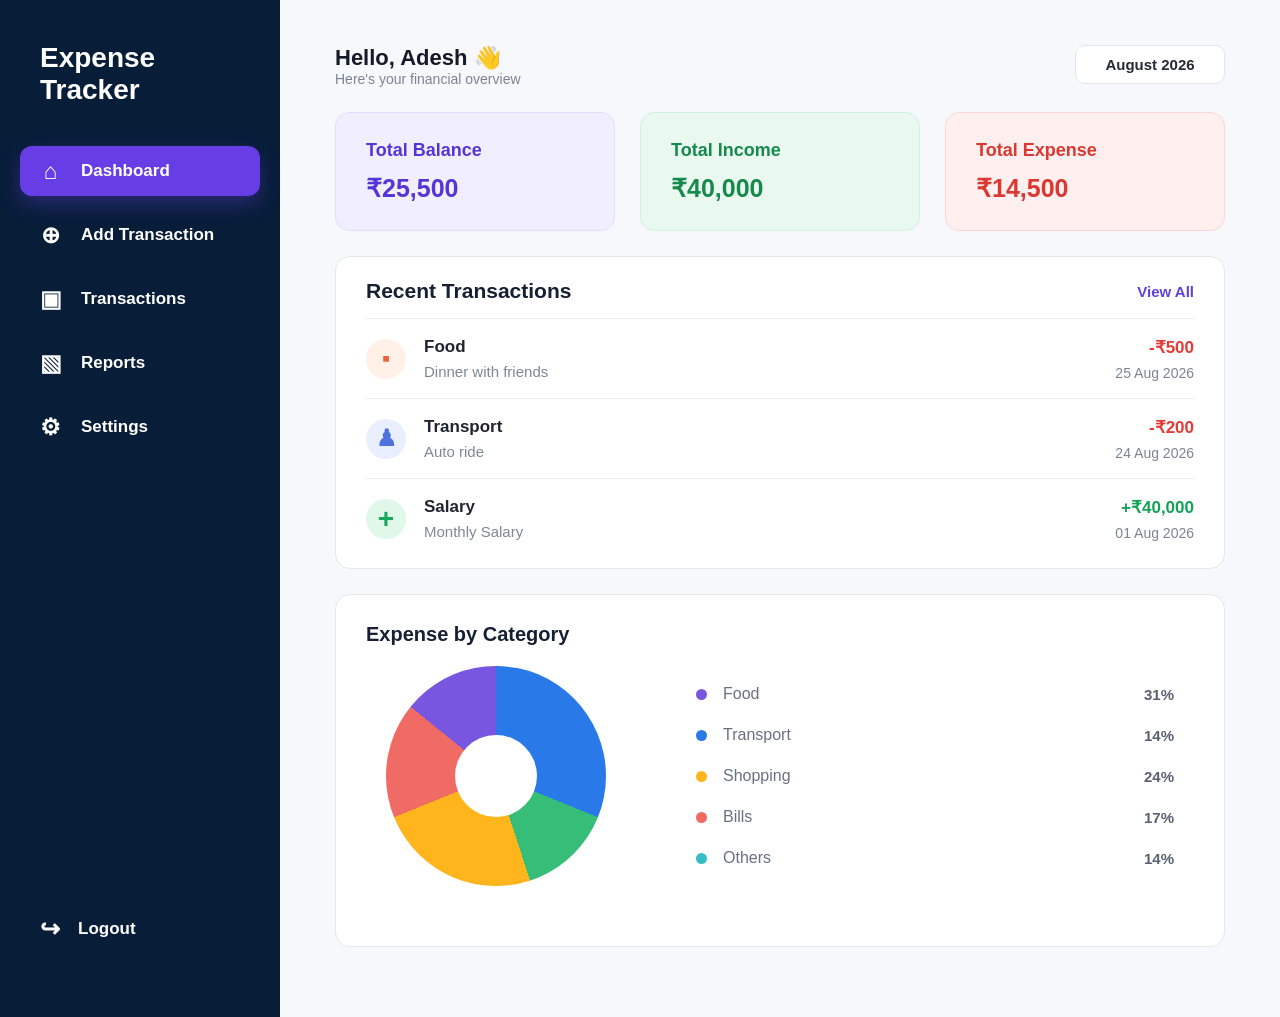
<file: html/index.html>
<!DOCTYPE html>
<html lang="en">

<head>
    <meta charset="UTF-8">
    <meta name="viewport" content="width=device-width, initial-scale=1.0">

    <title>Expense Tracker - Dashboard</title>

    <link rel="stylesheet" href="../css/style.css">
</head>

<body>

    <div class="app-container">

        <!-- ================= SIDEBAR ================= -->
        <aside class="sidebar">

            <div class="logo">
                <span>Expense</span>
                <span>Tracker</span>
            </div>

            <nav class="sidebar-nav">

                <a href="index.html" class="nav-item active">
                    <span class="nav-icon">⌂</span>
                    <span>Dashboard</span>
                </a>

                <a href="add-transaction.html" class="nav-item">
                    <span class="nav-icon">⊕</span>
                    <span>Add Transaction</span>
                </a>

                <a href="transactions.html" class="nav-item">
                    <span class="nav-icon">▣</span>
                    <span>Transactions</span>
                </a>

                <a href="reports.html" class="nav-item">
                    <span class="nav-icon">▧</span>
                    <span>Reports</span>
                </a>

                <a href="settings.html" class="nav-item">
                    <span class="nav-icon">⚙</span>
                    <span>Settings</span>
                </a>

            </nav>

            <a href="#" class="logout">
                <span class="logout-icon">↪</span>
                <span>Logout</span>
            </a>

        </aside>


        <!-- ================= MAIN CONTENT ================= -->
        <main class="main-content">

            <!-- Header -->
            <header class="top-header">

                <div class="welcome">
                    <h1>Hello, Adesh 👋</h1>
                    <p>Here's your financial overview</p>
                </div>

                <button class="month-selector">
                    August 2026
                    <span></span>
                </button>

            </header>


            <!-- ================= SUMMARY CARDS ================= -->
            <section class="summary-cards">

                <!-- Balance -->
                <div class="summary-card balance-card">

                    <h3>Total Balance</h3>

                    <p class="amount">
                        ₹25,500
                    </p>

                </div>


                <!-- Income -->
                <div class="summary-card income-card">

                    <h3>Total Income</h3>

                    <p class="amount">
                        ₹40,000
                    </p>

                </div>


                <!-- Expense -->
                <div class="summary-card expense-card">

                    <h3>Total Expense</h3>

                    <p class="amount">
                        ₹14,500
                    </p>

                </div>

            </section>


            <!-- ================= RECENT TRANSACTIONS ================= -->
            <section class="section-card">

                <div class="section-header">

                    <h2>Recent Transactions</h2>

                    <a href="#" class="view-all">
                        View All
                    </a>

                </div>


                <div class="transactions-list">

                    <!-- Transaction 1 -->
                    <div class="transaction">

                        <div class="transaction-left">

                            <div class="transaction-icon food-icon">
                                ▪
                            </div>

                            <div class="transaction-info">
                                <h3>Food</h3>
                                <p>Dinner with friends</p>
                            </div>

                        </div>

                        <div class="transaction-right">

                            <strong class="expense-text">
                                -₹500
                            </strong>

                            <span>
                                25 Aug 2026
                            </span>

                        </div>

                    </div>


                    <!-- Transaction 2 -->
                    <div class="transaction">

                        <div class="transaction-left">

                            <div class="transaction-icon transport-icon">
                                ♟
                            </div>

                            <div class="transaction-info">
                                <h3>Transport</h3>
                                <p>Auto ride</p>
                            </div>

                        </div>

                        <div class="transaction-right">

                            <strong class="expense-text">
                                -₹200
                            </strong>

                            <span>
                                24 Aug 2026
                            </span>

                        </div>

                    </div>


                    <!-- Transaction 3 -->
                    <div class="transaction">

                        <div class="transaction-left">

                            <div class="transaction-icon income-icon">
                                +
                            </div>

                            <div class="transaction-info">
                                <h3>Salary</h3>
                                <p>Monthly Salary</p>
                            </div>

                        </div>

                        <div class="transaction-right">

                            <strong class="income-text">
                                +₹40,000
                            </strong>

                            <span>
                                01 Aug 2026
                            </span>

                        </div>

                    </div>

                </div>

            </section>


            <!-- ================= CATEGORY CHART ================= -->
            <section class="section-card category-section">

                <h2>Expense by Category</h2>

                <div class="category-content">

                    <!-- Pie Chart -->
                    <div class="pie-chart">
                        <div class="pie-center"></div>
                    </div>


                    <!-- Legend -->
                    <div class="category-list">

                        <div class="category-item">
                            <span class="dot food-dot"></span>
                            <span>Food</span>
                            <strong>31%</strong>
                        </div>

                        <div class="category-item">
                            <span class="dot transport-dot"></span>
                            <span>Transport</span>
                            <strong>14%</strong>
                        </div>

                        <div class="category-item">
                            <span class="dot shopping-dot"></span>
                            <span>Shopping</span>
                            <strong>24%</strong>
                        </div>

                        <div class="category-item">
                            <span class="dot bills-dot"></span>
                            <span>Bills</span>
                            <strong>17%</strong>
                        </div>

                        <div class="category-item">
                            <span class="dot other-dot"></span>
                            <span>Others</span>
                            <strong>14%</strong>
                        </div>

                    </div>

                </div>

            </section>

        </main>

    </div>

</body>

</html>
</file>
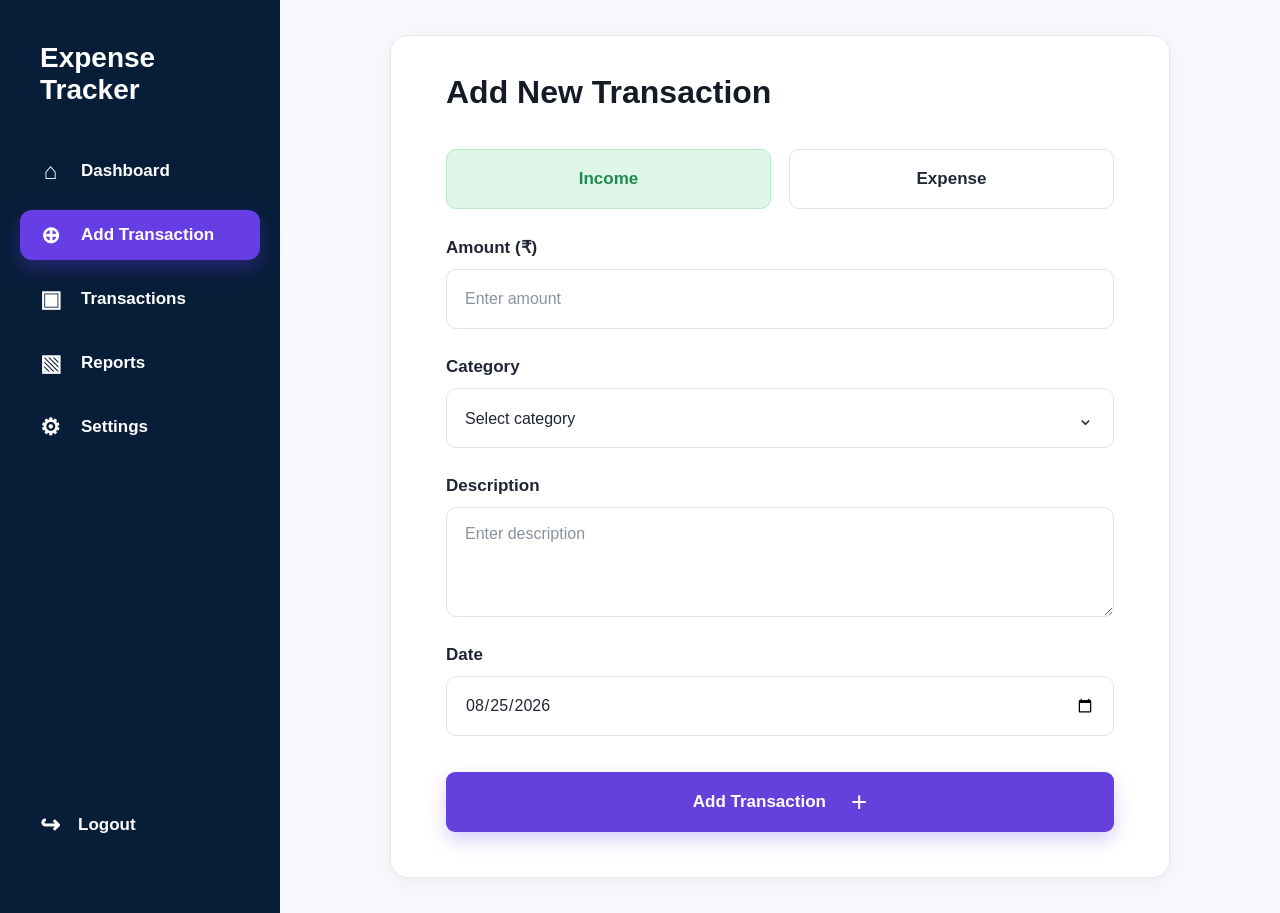
<file: html/add-transaction.html>
<!DOCTYPE html>
<html lang="en">

<head>
    <meta charset="UTF-8">
    <meta name="viewport" content="width=device-width, initial-scale=1.0">

    <title>Expense Tracker - Add Transaction</title>

    <link rel="stylesheet" href="../css/add-transaction.css">
</head>

<body>

    <div class="app-container">

        <!-- ================= SIDEBAR ================= -->

        <aside class="sidebar">

            <div class="logo">
                <span>Expense</span>
                <span>Tracker</span>
            </div>

            <nav class="sidebar-nav">

                <a href="index.html" class="nav-item">
                    <span class="nav-icon">⌂</span>
                    <span>Dashboard</span>
                </a>

                <a href="add-transaction.html" class="nav-item active">
                    <span class="nav-icon">⊕</span>
                    <span>Add Transaction</span>
                </a>

                <a href="transactions.html" class="nav-item">
                    <span class="nav-icon">▣</span>
                    <span>Transactions</span>
                </a>

                <a href="reports.html" class="nav-item">
                    <span class="nav-icon">▧</span>
                    <span>Reports</span>
                </a>

                <a href="settings.html" class="nav-item">
                    <span class="nav-icon">⚙</span>
                    <span>Settings</span>
                </a>

            </nav>

            <a href="#" class="logout">
                <span class="logout-icon">↪</span>
                <span>Logout</span>
            </a>

        </aside>


        <!-- ================= MAIN CONTENT ================= -->

        <main class="main-content">

            <section class="transaction-form-card">

                <h1>Add New Transaction</h1>


                <!-- Transaction Form -->

                <form class="transaction-form">


                    <!-- TYPE -->

                    <div class="form-group">

                        <!-- <label>Type</label> -->

                        <div class="type-buttons">

                            <button type="button" class="type-btn income-btn active-type">
                                Income
                            </button>

                            <button type="button" class="type-btn expense-btn">
                                Expense
                            </button>

                        </div>

                    </div>


                    <!-- AMOUNT -->

                    <div class="form-group">

                        <label for="amount">
                            Amount (₹)
                        </label>

                        <input type="number" id="amount" placeholder="Enter amount" min="0">

                    </div>


                    <!-- CATEGORY -->

                    <div class="form-group">

                        <label for="category">
                            Category
                        </label>

                        <div class="select-wrapper">

                            <select id="category">

                                <option value="">
                                    Select category
                                </option>

                                <option value="salary">
                                    Salary
                                </option>

                                <option value="freelance">
                                    Freelance
                                </option>

                                <option value="food">
                                    Food
                                </option>

                                <option value="transport">
                                    Transport
                                </option>

                                <option value="shopping">
                                    Shopping
                                </option>

                                <option value="bills">
                                    Bills
                                </option>

                                <option value="education">
                                    Education
                                </option>

                                <option value="other">
                                    Other
                                </option>

                            </select>

                        </div>

                    </div>


                    <!-- DESCRIPTION -->

                    <div class="form-group">

                        <label for="description">
                            Description
                        </label>

                        <textarea id="description" placeholder="Enter description" rows="3"></textarea>

                    </div>


                    <!-- DATE -->

                    <div class="form-group">

                        <label for="date">
                            Date
                        </label>

                        <input type="date" id="date" value="2026-08-25">

                    </div>


                    <!-- SUBMIT BUTTON -->

                    <button type="submit" class="add-btn">

                        <span>Add Transaction</span>

                        <span class="plus-icon">+</span>

                    </button>

                </form>

            </section>

        </main>

    </div>

</body>

</html>
</file>
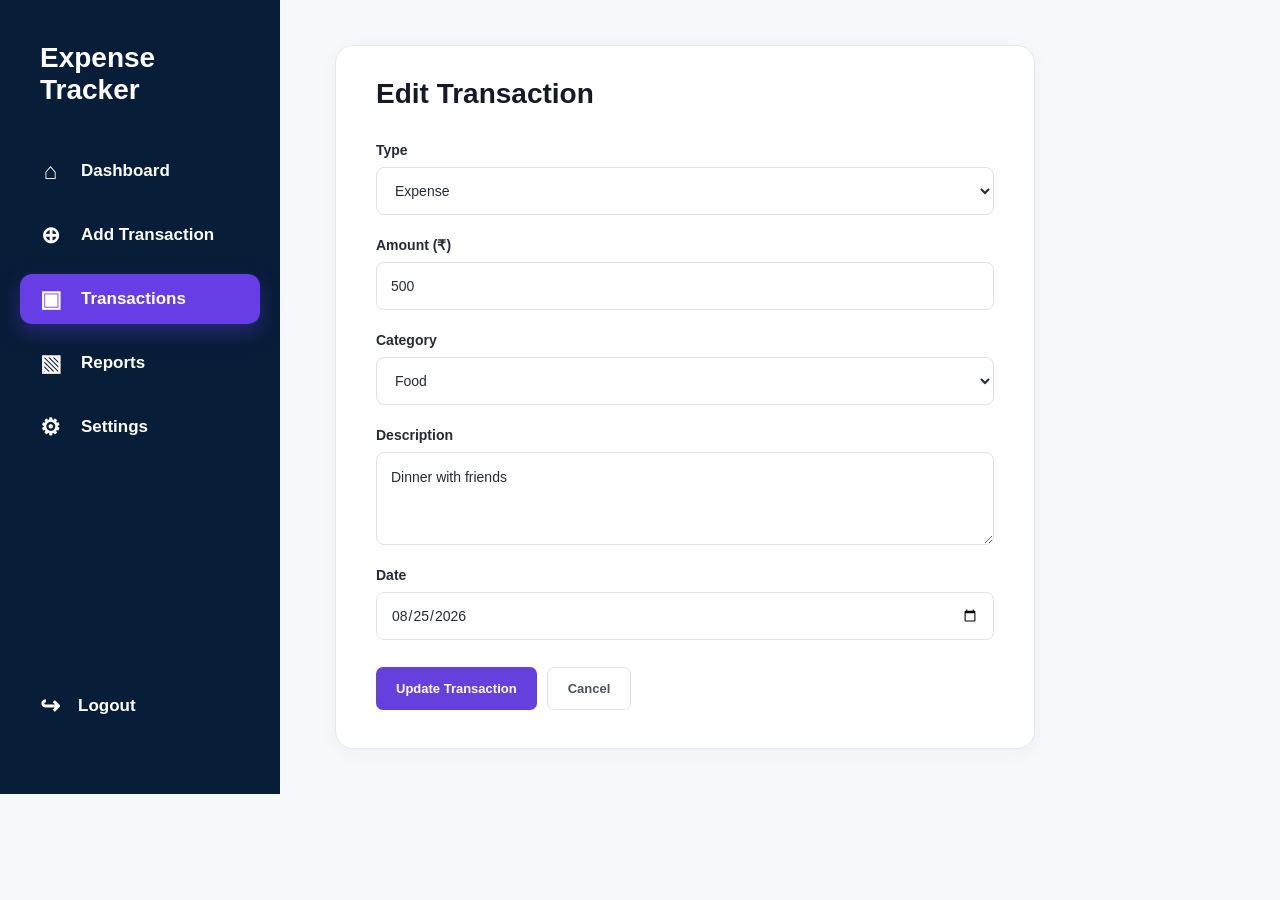
<file: html/edit-transaction.html>
<!DOCTYPE html>
<html lang="en">

<head>
    <meta charset="UTF-8">

    <meta name="viewport" content="width=device-width, initial-scale=1.0">

    <title>Expense Tracker - Edit Transaction</title>

    <link rel="stylesheet" href="../css/style.css">
</head>

<body>

    <div class="app-container">


        <!-- ================= SIDEBAR ================= -->

        <aside class="sidebar">

            <!-- Logo -->
            <div class="logo">
                <span>Expense</span>
                <span>Tracker</span>
            </div>


            <!-- Navigation -->
            <nav class="sidebar-nav">

                <a href="../index.html" class="nav-item">

                    <span class="nav-icon">⌂</span>

                    <span>Dashboard</span>

                </a>


                <a href="add-transaction.html" class="nav-item">

                    <span class="nav-icon">⊕</span>

                    <span>Add Transaction</span>

                </a>


                <!-- Active Page -->
                <a href="transactions.html" class="nav-item active">

                    <span class="nav-icon">▣</span>

                    <span>Transactions</span>

                </a>


                <a href="reports.html" class="nav-item">

                    <span class="nav-icon">▧</span>

                    <span>Reports</span>

                </a>


                <a href="settings.html" class="nav-item">

                    <span class="nav-icon">⚙</span>

                    <span>Settings</span>

                </a>

            </nav>


            <!-- Logout -->
            <a href="#" class="logout">

                <span class="logout-icon">↪</span>

                <span>Logout</span>

            </a>

        </aside>



        <!-- ================= MAIN CONTENT ================= -->

        <main class="main-content">


            <!-- Edit Transaction Card -->

            <section class="edit-transaction-card">


                <!-- Heading -->

                <h1>Edit Transaction</h1>


                <!-- Form -->

                <form class="edit-form">


                    <!-- TYPE -->

                    <div class="form-group">

                        <label for="transaction-type">
                            Type
                        </label>

                        <select id="transaction-type">

                            <option value="expense" selected>
                                Expense
                            </option>

                            <option value="income">
                                Income
                            </option>

                        </select>

                    </div>



                    <!-- AMOUNT -->

                    <div class="form-group">

                        <label for="amount">
                            Amount (₹)
                        </label>

                        <input type="number" id="amount" value="500">

                    </div>



                    <!-- CATEGORY -->

                    <div class="form-group">

                        <label for="category">
                            Category
                        </label>

                        <select id="category">

                            <option value="food" selected>
                                Food
                            </option>

                            <option value="transport">
                                Transport
                            </option>

                            <option value="shopping">
                                Shopping
                            </option>

                            <option value="bills">
                                Bills
                            </option>

                            <option value="education">
                                Education
                            </option>

                            <option value="entertainment">
                                Entertainment
                            </option>

                            <option value="other">
                                Other
                            </option>

                        </select>

                    </div>



                    <!-- DESCRIPTION -->

                    <div class="form-group">

                        <label for="description">
                            Description
                        </label>

                        <textarea id="description" rows="3">Dinner with friends</textarea>

                    </div>



                    <!-- DATE -->

                    <div class="form-group">

                        <label for="date">
                            Date
                        </label>

                        <input type="date" id="date" value="2026-08-25">

                    </div>



                    <!-- BUTTONS -->

                    <div class="edit-actions">

                        <button type="submit" class="update-btn">
                            Update Transaction
                        </button>


                        <a href="transactions.html" class="cancel-btn">
                            Cancel
                        </a>

                    </div>


                </form>

            </section>

        </main>

    </div>

</body>

</html>
</file>
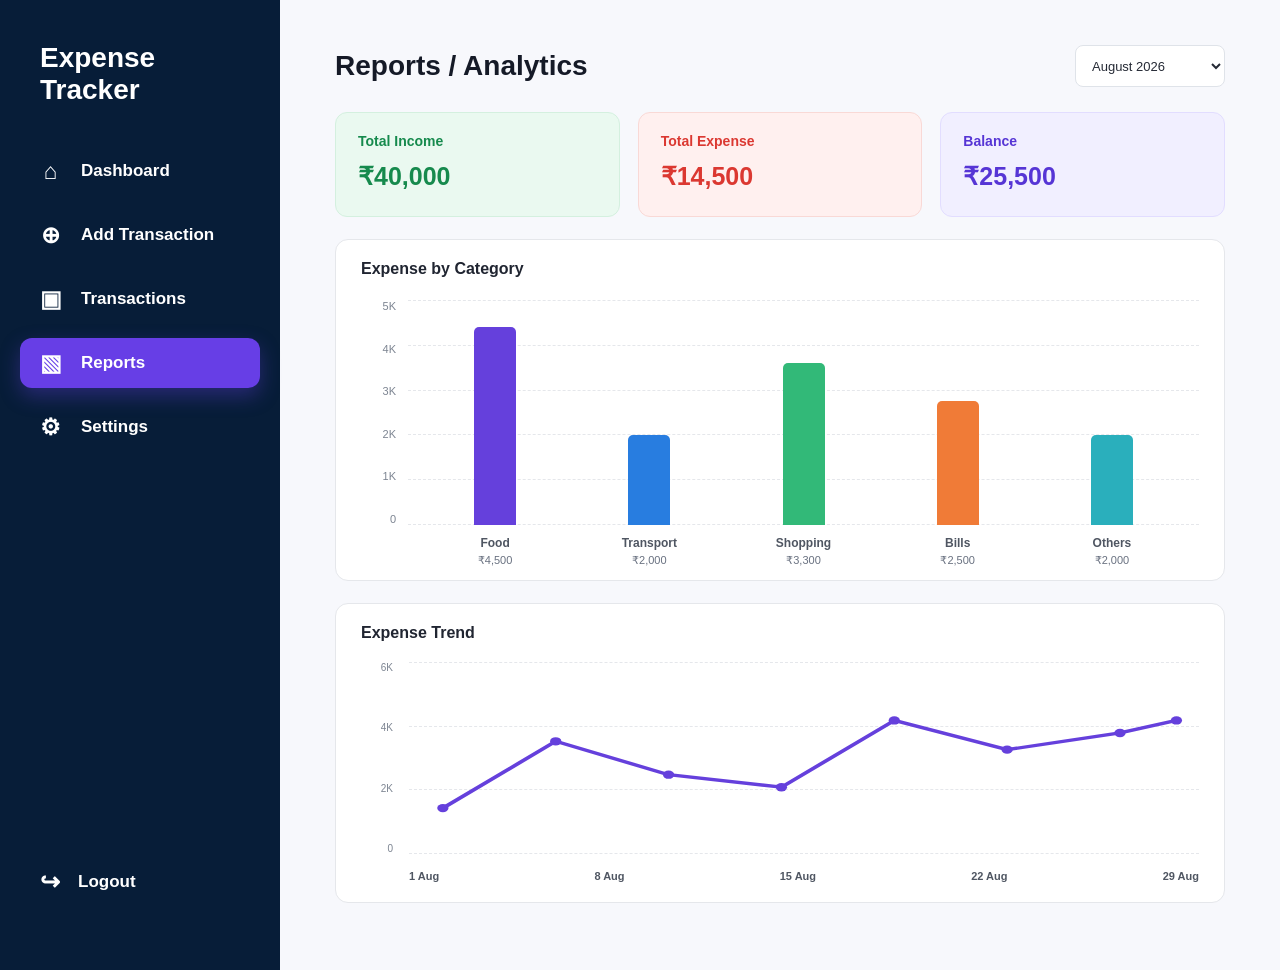
<file: html/reports.html>
<!DOCTYPE html>
<html lang="en">

<head>
    <meta charset="UTF-8">

    <meta name="viewport" content="width=device-width, initial-scale=1.0">

    <title>Expense Tracker - Reports</title>

    <link rel="stylesheet" href="../css/style.css">
</head>

<body>

    <div class="app-container">

        <!-- ================= SIDEBAR ================= -->

        <aside class="sidebar">

            <!-- Logo -->
            <div class="logo">
                <span>Expense</span>
                <span>Tracker</span>
            </div>


            <!-- Navigation -->
            <nav class="sidebar-nav">

                <a href="index.html" class="nav-item">
                    <span class="nav-icon">⌂</span>
                    <span>Dashboard</span>
                </a>


                <a href="add-transaction.html" class="nav-item">
                    <span class="nav-icon">⊕</span>
                    <span>Add Transaction</span>
                </a>


                <a href="transactions.html" class="nav-item">
                    <span class="nav-icon">▣</span>
                    <span>Transactions</span>
                </a>


                <!-- Active Page -->
                <a href="reports.html" class="nav-item active">
                    <span class="nav-icon">▧</span>
                    <span>Reports</span>
                </a>


                <a href="settings.html" class="nav-item">
                    <span class="nav-icon">⚙</span>
                    <span>Settings</span>
                </a>

            </nav>


            <!-- Logout -->
            <a href="#" class="logout">

                <span class="logout-icon">↪</span>

                <span>Logout</span>

            </a>

        </aside>



        <!-- ================= MAIN CONTENT ================= -->

        <main class="main-content">


            <!-- Reports Container -->

            <section class="reports-container">


                <!-- ================= HEADER ================= -->

                <div class="reports-header">

                    <h1>Reports / Analytics</h1>


                    <select class="report-month">

                        <option>August 2026</option>

                        <option>July 2026</option>

                        <option>June 2026</option>

                    </select>

                </div>



                <!-- ================= SUMMARY ================= -->

                <div class="report-summary">


                    <!-- Income -->

                    <div class="report-card income-report">

                        <h3>Total Income</h3>

                        <p>₹40,000</p>

                    </div>


                    <!-- Expense -->

                    <div class="report-card expense-report">

                        <h3>Total Expense</h3>

                        <p>₹14,500</p>

                    </div>


                    <!-- Balance -->

                    <div class="report-card balance-report">

                        <h3>Balance</h3>

                        <p>₹25,500</p>

                    </div>

                </div>



                <!-- ================= CATEGORY CHART ================= -->

                <div class="chart-card">

                    <h2>Expense by Category</h2>


                    <div class="bar-chart">


                        <!-- Y Axis -->

                        <div class="y-axis">

                            <span>5K</span>
                            <span>4K</span>
                            <span>3K</span>
                            <span>2K</span>
                            <span>1K</span>
                            <span>0</span>

                        </div>


                        <!-- Chart Area -->

                        <div class="chart-area">

                            <div class="grid-lines">

                                <span></span>
                                <span></span>
                                <span></span>
                                <span></span>
                                <span></span>
                                <span></span>

                            </div>


                            <div class="bars">


                                <!-- Food -->

                                <div class="bar-column">

                                    <div class="bar food-bar" style="height: 88%;"></div>

                                    <span>Food</span>

                                    <small>₹4,500</small>

                                </div>


                                <!-- Transport -->

                                <div class="bar-column">

                                    <div class="bar transport-bar" style="height: 40%;"></div>

                                    <span>Transport</span>

                                    <small>₹2,000</small>

                                </div>


                                <!-- Shopping -->

                                <div class="bar-column">

                                    <div class="bar shopping-bar" style="height: 72%;"></div>

                                    <span>Shopping</span>

                                    <small>₹3,300</small>

                                </div>


                                <!-- Bills -->

                                <div class="bar-column">

                                    <div class="bar bills-bar" style="height: 55%;"></div>

                                    <span>Bills</span>

                                    <small>₹2,500</small>

                                </div>


                                <!-- Others -->

                                <div class="bar-column">

                                    <div class="bar other-bar" style="height: 40%;"></div>

                                    <span>Others</span>

                                    <small>₹2,000</small>

                                </div>

                            </div>

                        </div>

                    </div>

                </div>



                <!-- ================= EXPENSE TREND ================= -->

                <div class="chart-card trend-card">

                    <h2>Expense Trend</h2>


                    <div class="trend-chart">

                        <div class="trend-y-axis">
                            <span>6K</span>
                            <span>4K</span>
                            <span>2K</span>
                            <span>0</span>
                        </div>


                        <div class="trend-area">

                            <div class="trend-lines">
                                <span></span>
                                <span></span>
                                <span></span>
                                <span></span>
                            </div>


                            <svg class="trend-line" viewBox="0 0 700 230" preserveAspectRatio="none">

                                <polyline points="
                                    30,175
                                    130,95
                                    230,135
                                    330,150
                                    430,70
                                    530,105
                                    630,85
                                    680,70
                                    "></polyline>


                                <circle cx="30" cy="175" r="5"></circle>
                                <circle cx="130" cy="95" r="5"></circle>
                                <circle cx="230" cy="135" r="5"></circle>
                                <circle cx="330" cy="150" r="5"></circle>
                                <circle cx="430" cy="70" r="5"></circle>
                                <circle cx="530" cy="105" r="5"></circle>
                                <circle cx="630" cy="85" r="5"></circle>
                                <circle cx="680" cy="70" r="5"></circle>

                            </svg>


                            <div class="trend-labels">
                                <span>1 Aug</span>
                                <span>8 Aug</span>
                                <span>15 Aug</span>
                                <span>22 Aug</span>
                                <span>29 Aug</span>
                            </div>

                        </div>

                    </div>

                </div>

            </section>

        </main>

    </div>

</body>

</html>
</file>
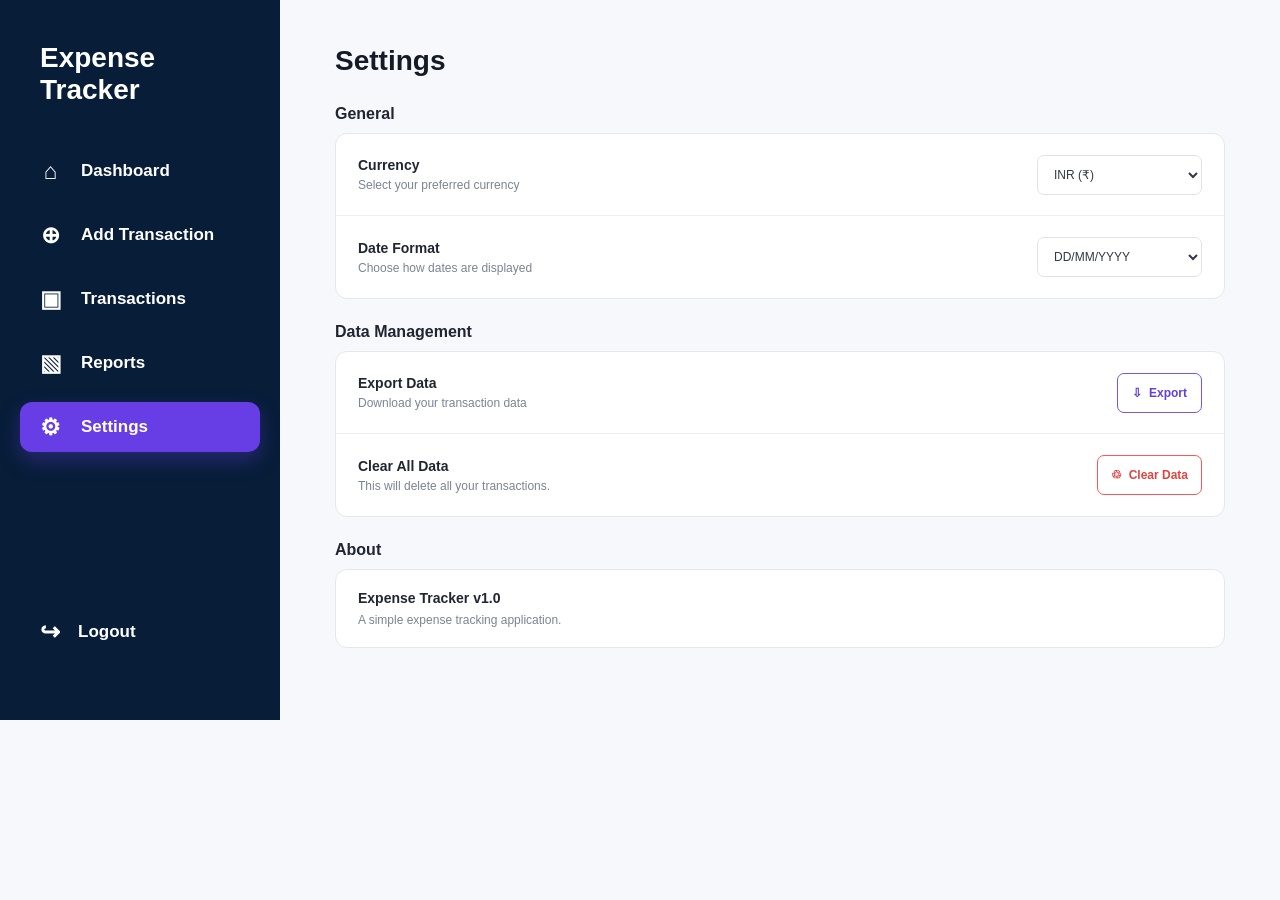
<file: html/settings.html>
<!DOCTYPE html>
<html lang="en">

<head>
    <meta charset="UTF-8">

    <meta name="viewport" content="width=device-width, initial-scale=1.0">

    <title>Expense Tracker - Settings</title>

    <link rel="stylesheet" href="../css/style.css">
</head>

<body>

    <div class="app-container">


        <!-- ================= SIDEBAR ================= -->

        <aside class="sidebar">

            <!-- Logo -->
            <div class="logo">
                <span>Expense</span>
                <span>Tracker</span>
            </div>


            <!-- Navigation -->
            <nav class="sidebar-nav">

                <a href="index.html" class="nav-item">

                    <span class="nav-icon">⌂</span>

                    <span>Dashboard</span>

                </a>


                <a href="add-transaction.html" class="nav-item">

                    <span class="nav-icon">⊕</span>

                    <span>Add Transaction</span>

                </a>


                <a href="transactions.html" class="nav-item">

                    <span class="nav-icon">▣</span>

                    <span>Transactions</span>

                </a>


                <a href="reports.html" class="nav-item">

                    <span class="nav-icon">▧</span>

                    <span>Reports</span>

                </a>


                <!-- Active Page -->
                <a href="settings.html" class="nav-item active">

                    <span class="nav-icon">⚙</span>

                    <span>Settings</span>

                </a>

            </nav>


            <!-- Logout -->
            <a href="#" class="logout">

                <span class="logout-icon">↪</span>

                <span>Logout</span>

            </a>

        </aside>



        <!-- ================= MAIN CONTENT ================= -->

        <main class="main-content">


            <section class="settings-container">


                <!-- Page Heading -->

                <h1>Settings</h1>



                <!-- ================= GENERAL ================= -->

                <div class="settings-section">

                    <h2>General</h2>


                    <div class="settings-card">


                        <!-- Currency -->

                        <div class="setting-row">

                            <div class="setting-info">

                                <h3>Currency</h3>

                                <p>
                                    Select your preferred currency
                                </p>

                            </div>


                            <select class="setting-select">

                                <option selected>
                                    INR (₹)
                                </option>

                                <option>
                                    USD ($)
                                </option>

                                <option>
                                    EUR (€)
                                </option>

                                <option>
                                    GBP (£)
                                </option>

                            </select>

                        </div>



                        <!-- Date Format -->

                        <div class="setting-row">

                            <div class="setting-info">

                                <h3>Date Format</h3>

                                <p>
                                    Choose how dates are displayed
                                </p>

                            </div>


                            <select class="setting-select">

                                <option selected>
                                    DD/MM/YYYY
                                </option>

                                <option>
                                    MM/DD/YYYY
                                </option>

                                <option>
                                    YYYY-MM-DD
                                </option>

                            </select>

                        </div>


                    </div>

                </div>



                <!-- ================= DATA MANAGEMENT ================= -->

                <div class="settings-section">

                    <h2>Data Management</h2>


                    <div class="settings-card">


                        <!-- Export -->

                        <div class="setting-row">

                            <div class="setting-info">

                                <h3>Export Data</h3>

                                <p>
                                    Download your transaction data
                                </p>

                            </div>


                            <button class="export-btn">

                                <span>⇩</span>

                                <span>Export</span>

                            </button>

                        </div>



                        <!-- Clear Data -->

                        <div class="setting-row">

                            <div class="setting-info">

                                <h3>Clear All Data</h3>

                                <p>
                                    This will delete all your transactions.
                                </p>

                            </div>


                            <button class="clear-btn">

                                <span>♲</span>

                                <span>Clear Data</span>

                            </button>

                        </div>


                    </div>

                </div>



                <!-- ================= ABOUT ================= -->

                <div class="settings-section">

                    <h2>About</h2>


                    <div class="about-card">

                        <h3>
                            Expense Tracker v1.0
                        </h3>

                        <p>
                            A simple expense tracking application.
                        </p>

                    </div>

                </div>


            </section>

        </main>

    </div>

</body>

</html>
</file>
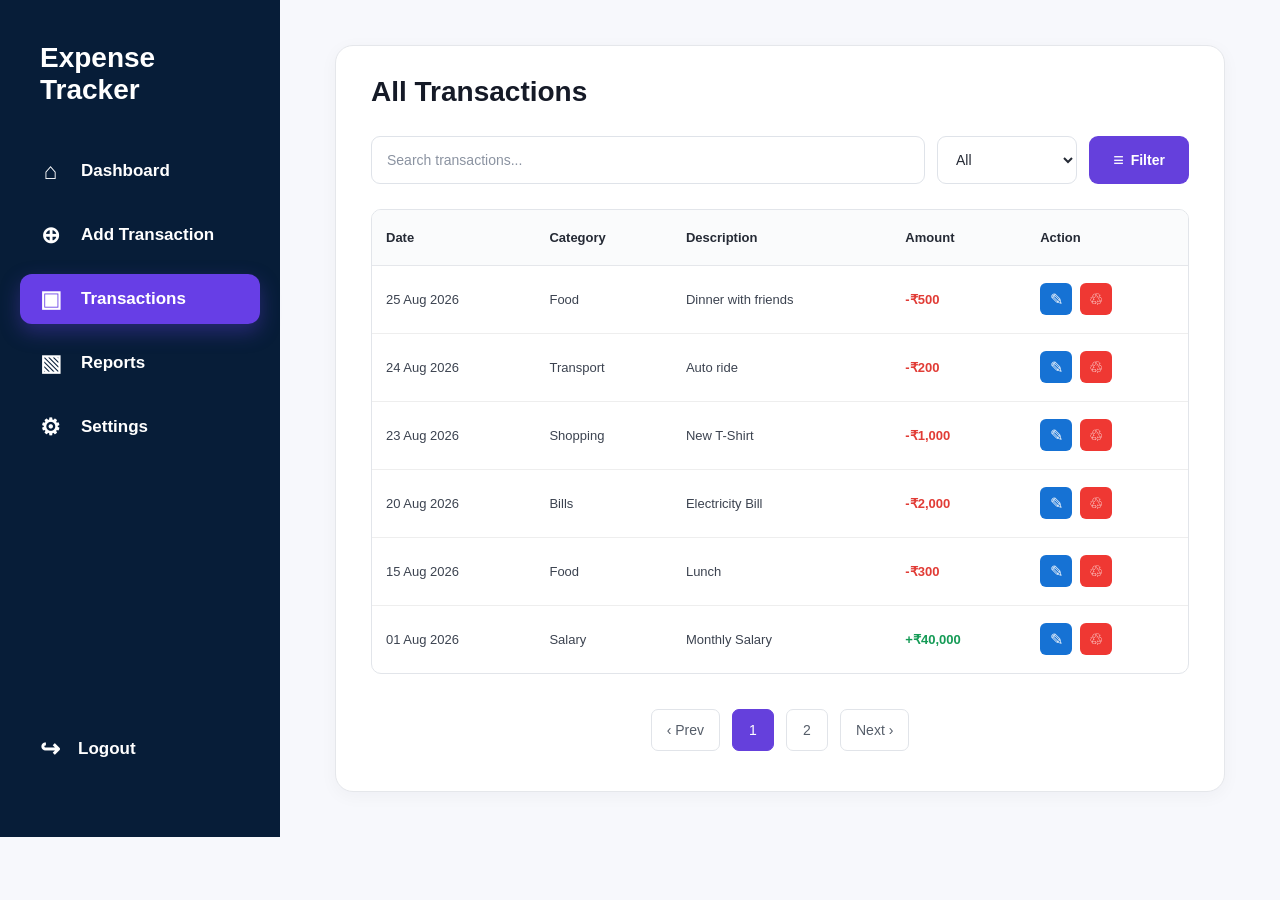
<file: html/transactions.html>
<!DOCTYPE html>
<html lang="en">

<head>
    <meta charset="UTF-8">

    <meta name="viewport" content="width=device-width, initial-scale=1.0">

    <title>Expense Tracker - Transactions</title>

    <link rel="stylesheet" href="../css/style.css">
</head>

<body>

    <div class="app-container">


        <!-- ================= SIDEBAR ================= -->

        <aside class="sidebar">

            <!-- Logo -->
            <div class="logo">
                <span>Expense</span>
                <span>Tracker</span>
            </div>


            <!-- Navigation -->
            <nav class="sidebar-nav">

                <a href="index.html" class="nav-item">

                    <span class="nav-icon">⌂</span>

                    <span>Dashboard</span>

                </a>


                <a href="add-transaction.html" class="nav-item">

                    <span class="nav-icon">⊕</span>

                    <span>Add Transaction</span>

                </a>


                <!-- Active Page -->
                <a href="transactions.html" class="nav-item active">

                    <span class="nav-icon">▣</span>

                    <span>Transactions</span>

                </a>


                <a href="reports.html" class="nav-item">

                    <span class="nav-icon">▧</span>

                    <span>Reports</span>

                </a>


                <a href="settings.html" class="nav-item">

                    <span class="nav-icon">⚙</span>

                    <span>Settings</span>

                </a>

            </nav>


            <!-- Logout -->
            <a href="#" class="logout">

                <span class="logout-icon">↪</span>

                <span>Logout</span>

            </a>

        </aside>



        <!-- ================= MAIN CONTENT ================= -->

        <main class="main-content">


            <!-- Transactions Card -->
            <section class="transactions-card">


                <!-- Page Header -->

                <div class="transactions-header">

                    <h1>All Transactions</h1>

                </div>



                <!-- ================= SEARCH + FILTER ================= -->

                <div class="transaction-tools">


                    <!-- Search -->

                    <div class="search-box">

                        <input type="text" placeholder="Search transactions...">

                    </div>


                    <!-- Category Filter -->

                    <div class="filter-select">

                        <select>

                            <option value="all">
                                All
                            </option>

                            <option value="income">
                                Income
                            </option>

                            <option value="expense">
                                Expense
                            </option>

                        </select>

                    </div>


                    <!-- Filter Button -->

                    <button class="filter-btn">

                        <span class="filter-icon">≡</span>

                        <span>Filter</span>

                    </button>


                </div>



                <!-- ================= TRANSACTION TABLE ================= -->

                <div class="table-container">

                    <table class="transactions-table">


                        <!-- Table Head -->

                        <thead>

                            <tr>

                                <th>Date</th>

                                <th>Category</th>

                                <th>Description</th>

                                <th>Amount</th>

                                <th>Action</th>

                            </tr>

                        </thead>


                        <!-- Table Body -->

                        <tbody>


                            <!-- Transaction 1 -->

                            <tr>

                                <td>
                                    25 Aug 2026
                                </td>

                                <td>
                                    Food
                                </td>

                                <td>
                                    Dinner with friends
                                </td>

                                <td class="expense-amount">
                                    -₹500
                                </td>

                                <td>

                                    <div class="action-buttons">

                                        <button class="edit-btn" title="Edit">
                                            ✎
                                        </button>

                                        <button class="delete-btn" title="Delete">
                                            ♲
                                        </button>

                                    </div>

                                </td>

                            </tr>



                            <!-- Transaction 2 -->

                            <tr>

                                <td>
                                    24 Aug 2026
                                </td>

                                <td>
                                    Transport
                                </td>

                                <td>
                                    Auto ride
                                </td>

                                <td class="expense-amount">
                                    -₹200
                                </td>

                                <td>

                                    <div class="action-buttons">

                                        <button class="edit-btn">
                                            ✎
                                        </button>

                                        <button class="delete-btn">
                                            ♲
                                        </button>

                                    </div>

                                </td>

                            </tr>



                            <!-- Transaction 3 -->

                            <tr>

                                <td>
                                    23 Aug 2026
                                </td>

                                <td>
                                    Shopping
                                </td>

                                <td>
                                    New T-Shirt
                                </td>

                                <td class="expense-amount">
                                    -₹1,000
                                </td>

                                <td>

                                    <div class="action-buttons">

                                        <button class="edit-btn">
                                            ✎
                                        </button>

                                        <button class="delete-btn">
                                            ♲
                                        </button>

                                    </div>

                                </td>

                            </tr>



                            <!-- Transaction 4 -->

                            <tr>

                                <td>
                                    20 Aug 2026
                                </td>

                                <td>
                                    Bills
                                </td>

                                <td>
                                    Electricity Bill
                                </td>

                                <td class="expense-amount">
                                    -₹2,000
                                </td>

                                <td>

                                    <div class="action-buttons">

                                        <button class="edit-btn">
                                            ✎
                                        </button>

                                        <button class="delete-btn">
                                            ♲
                                        </button>

                                    </div>

                                </td>

                            </tr>



                            <!-- Transaction 5 -->

                            <tr>

                                <td>
                                    15 Aug 2026
                                </td>

                                <td>
                                    Food
                                </td>

                                <td>
                                    Lunch
                                </td>

                                <td class="expense-amount">
                                    -₹300
                                </td>

                                <td>

                                    <div class="action-buttons">

                                        <button class="edit-btn">
                                            ✎
                                        </button>

                                        <button class="delete-btn">
                                            ♲
                                        </button>

                                    </div>

                                </td>

                            </tr>



                            <!-- Transaction 6 -->

                            <tr>

                                <td>
                                    01 Aug 2026
                                </td>

                                <td>
                                    Salary
                                </td>

                                <td>
                                    Monthly Salary
                                </td>

                                <td class="income-amount">
                                    +₹40,000
                                </td>

                                <td>

                                    <div class="action-buttons">

                                        <button class="edit-btn">
                                            ✎
                                        </button>

                                        <button class="delete-btn">
                                            ♲
                                        </button>

                                    </div>

                                </td>

                            </tr>


                        </tbody>

                    </table>

                </div>



                <!-- ================= PAGINATION ================= -->

                <div class="pagination">


                    <button class="page-btn previous-btn">
                        ‹ Prev
                    </button>


                    <button class="page-number active-page">
                        1
                    </button>


                    <button class="page-number">
                        2
                    </button>


                    <button class="page-btn">
                        Next ›
                    </button>


                </div>


            </section>

        </main>

    </div>

</body>

</html>
</file>
<file: css/style.css>
/* =========================================
   RESET
========================================= */

* {
    margin: 0;
    padding: 0;
    box-sizing: border-box;
}


body {
    font-family: Arial, Helvetica, sans-serif;
    background: #f7f8fc;
    color: #172033;
}


/* =========================================
   MAIN APP
========================================= */

.app-container {
    display: flex;
    min-height: 80vh;
}


/* =========================================
   SIDEBAR
========================================= */

.sidebar {
    width: 280px;
    min-height: 80vh;

    background: #071d38;

    padding: 42px 20px 28px;

    display: flex;
    flex-direction: column;
}


/* Logo */

.logo {
    display: flex;
    flex-direction: column;

    color: #ffffff;

    font-size: 28px;
    font-weight: 700;

    line-height: 1.15;

    padding-left: 20px;
}


/* Navigation */

.sidebar-nav {
    margin-top: 40px;

    display: flex;
    flex-direction: column;

    gap: 14px;
}


.nav-item {
    height: 50px;

    display: flex;
    align-items: center;

    gap: 18px;

    padding: 0 18px;

    border-radius: 12px;

    color: #ffffff;

    text-decoration: none;

    font-size: 17px;
    font-weight: 600;

    transition: 0.2s ease;
}


.nav-item:hover {
    background: rgba(255, 255, 255, 0.08);
}


.nav-item.active {
    background: #673ee6;

    box-shadow: 0 8px 20px rgba(103, 62, 230, 0.35);
}


.nav-icon {
    width: 25px;

    display: flex;
    justify-content: center;

    font-size: 23px;
}


/* Logout */

.logout {
    margin-top: auto;

    height: 120px;

    display: flex;
    align-items: center;

    gap: 18px;

    padding-left: 20px;

    color: white;

    text-decoration: none;

    font-size: 17px;
    font-weight: 600;
}


.logout-icon {
    font-size: 24px;
}


/* =========================================
   MAIN CONTENT
========================================= */

.main-content {
    flex: 1;

    padding: 45px 55px;

    overflow-x: hidden;
}


/* =========================================
   HEADER
========================================= */

.top-header {
    display: flex;

    justify-content: space-between;
    align-items: flex-start;

    margin-bottom: 25px;
}


.welcome h1 {
    font-size: 22px;

    color: #151a27;

    /* margin-bottom: 8px; */
}


.welcome p {
    color: #7b8495;

    font-size: 14px;
}


.month-selector {
    background: #ffffff;

    border: 1px solid #e2e5eb;

    border-radius: 10px;

    padding: 10px 15px;

    min-width: 150px;

    font-size: 15px;
    font-weight: 600;

    color: #252a35;

    cursor: pointer;
}


/* .month-selector span {
    margin-left: 15px;

    color: #7d8491;

    font-size: 18px;
} */


/* =========================================
   SUMMARY CARDS
========================================= */

.summary-cards {
    display: grid;

    grid-template-columns: repeat(3, 1fr);

    gap: 25px;

    margin-bottom: 25px;
}


.summary-card {
    padding: 27px 30px;

    border-radius: 14px;

    border: 1px solid transparent;

    /* min-height: 145px; */
}


.summary-card h3 {
    font-size: 18px;

    margin-bottom: 13px;
}


.summary-card .amount {
    font-size: 25px;

    font-weight: 700;
}


/* Balance */

.balance-card {
    background: #f1efff;

    border-color: #e2ddff;

    color: #5635d5;
}


/* Income */

.income-card {
    background: #eaf9f0;

    border-color: #d4f0df;

    color: #168a4d;
}


/* Expense */

.expense-card {
    background: #fff0ef;

    border-color: #f9d9d6;

    color: #db3831;
}


/* =========================================
   COMMON SECTION CARD
========================================= */

.section-card {
    background: #ffffff;

    border: 1px solid #e5e7eb;

    border-radius: 15px;

    margin-bottom: 25px;

    overflow: hidden;
}


.section-header {
    display: flex;

    justify-content: space-between;
    align-items: center;

    padding: 22px 30px 15px;
}


.section-card > h2 {
    padding: 28px 30px 20px;

    font-size: 20px;
}


.section-header h2 {
    font-size: 21px;
}


.view-all {
    color: #6041d8;

    text-decoration: none;

    font-weight: 600;

    font-size: 15px;
}


/* =========================================
   TRANSACTIONS
========================================= */

.transactions-list {
    padding: 0 30px 10px;
}


.transaction {
    min-height: 80px;

    display: flex;

    justify-content: space-between;
    align-items: center;

    border-top: 1px solid #eeeeee;
}


.transaction-left {
    display: flex;

    align-items: center;

    gap: 18px;
}


/* Transaction icons */

.transaction-icon {
    width: 40px;
    height: 40px;

    border-radius: 50%;

    display: flex;

    align-items: center;
    justify-content: center;

    font-size: 23px;
    font-weight: 700;
}


.food-icon {
    background: #fff0e8;
    color: #ed6338;
}


.transport-icon {
    background: #e9efff;
    color: #4f72dc;
}


.income-icon {
    background: #dff8e9;
    color: #18a65c;

    font-size: 28px;
}


/* Transaction information */

.transaction-info h3 {
    font-size: 17px;

    margin-bottom: 6px;

    color: #202531;
}


.transaction-info p {
    color: #7f8794;

    font-size: 15px;
}


/* Right side */

.transaction-right {
    display: flex;

    flex-direction: column;

    align-items: flex-end;

    gap: 7px;
}


.transaction-right strong {
    font-size: 17px;
}


.transaction-right span {
    color: #7d8491;

    font-size: 14px;
}


.expense-text {
    color: #e33b35;
}


.income-text {
    color: #12a357;
}


/* =========================================
   CATEGORY CHART
========================================= */

.category-section {
    padding-bottom: 25px;
}


.category-content {
    display: flex;

    align-items: center;

    gap: 90px;

    padding: 0 50px 35px;
}


/* Pie chart */

.pie-chart {
    width: 220px;
    height: 220px;

    border-radius: 50%;

    background:
        conic-gradient(
            #2979e8 0deg 112deg,
            #36bd78 112deg 162deg,
            #ffb51b 162deg 248deg,
            #ef6b63 248deg 309deg,
            #7956df 309deg 360deg
        );

    position: relative;

    flex-shrink: 0;
}


/* Center of pie */

.pie-center {
    position: absolute;

    width: 82px;
    height: 82px;

    background: #ffffff;

    border-radius: 50%;

    top: 50%;
    left: 50%;

    transform: translate(-50%, -50%);
}


/* =========================================
   CATEGORY LEGEND
========================================= */

.category-list {
    flex: 1;

    display: flex;

    flex-direction: column;

    gap: 23px;
}


.category-item {
    display: grid;

    grid-template-columns: 15px 1fr auto;

    align-items: center;

    gap: 12px;

    color: #697180;

    font-size: 16px;
}


.category-item strong {
    color: #596170;

    font-size: 15px;
}


/* Dots */

.dot {
    width: 11px;
    height: 11px;

    border-radius: 50%;
}


.food-dot {
    background: #7956df;
}


.transport-dot {
    background: #2979e8;
}


.shopping-dot {
    background: #ffb51b;
}


.bills-dot {
    background: #ef6b63;
}


.other-dot {
    background: #36bdc5;
}


/* =========================================
   RESPONSIVE - TABLET
========================================= */

@media (max-width: 1100px) {

    .sidebar {
        width: 220px;
    }

    .main-content {
        padding: 35px;
    }

    .summary-card {
        padding: 22px;
    }

    .summary-card .amount {
        font-size: 26px;
    }

    .category-content {
        gap: 50px;
        padding-left: 30px;
        padding-right: 30px;
    }

}


/* =========================================
   RESPONSIVE - MOBILE
========================================= */

@media (max-width: 800px) {

    .app-container {
        flex-direction: column;
    }


    .sidebar {
        width: 100%;
        min-height: auto;

        padding: 20px;
    }


    .logo {
        padding-left: 0;

        font-size: 22px;
    }


    .sidebar-nav {
        margin-top: 20px;

        flex-direction: row;

        overflow-x: auto;
    }


    .nav-item {
        white-space: nowrap;

        height: 45px;

        font-size: 14px;
    }


    .logout {
        display: none;
    }


    .main-content {
        padding: 25px 18px;
    }


    .top-header {
        flex-direction: column;

        gap: 20px;
    }


    .welcome h1 {
        font-size: 26px;
    }


    .month-selector {
        width: 100%;
    }


    .summary-cards {
        grid-template-columns: 1fr;
    }


    .category-content {
        flex-direction: column;

        gap: 35px;
    }


    .pie-chart {
        width: 190px;
        height: 190px;
    }

}


/* =========================================
   SMALL MOBILE
========================================= */

@media (max-width: 500px) {

    .transaction {
        align-items: flex-start;

        padding: 18px 0;
    }


    .transaction-left {
        gap: 10px;
    }


    .transaction-right {
        text-align: right;
    }


    .transaction-info h3 {
        font-size: 15px;
    }


    .transaction-info p {
        font-size: 13px;
    }


    .transaction-right strong {
        font-size: 14px;
    }


    .transaction-right span {
        font-size: 12px;
    }


    .section-header {
        padding-left: 20px;
        padding-right: 20px;
    }


    .transactions-list {
        padding-left: 20px;
        padding-right: 20px;
    }


    .section-card > h2 {
        padding-left: 20px;
    }

}




/* =========================================
   TRANSACTIONS PAGE
========================================= */


/* Main Transactions Card */

.transactions-card {

    width: 100%;

    background: #ffffff;

    border: 1px solid #e5e7eb;

    border-radius: 18px;

    padding: 30px 35px 40px;

    box-shadow:
        0 4px 18px rgba(15, 23, 42, 0.04);

}


/* =========================================
   PAGE HEADER
========================================= */

.transactions-header {

    margin-bottom: 28px;

}


.transactions-header h1 {

    font-size: 28px;

    color: #151a27;

}


/* =========================================
   SEARCH + FILTER
========================================= */

.transaction-tools {

    display: grid;

    grid-template-columns: 1fr 140px 100px;

    gap: 12px;

    margin-bottom: 25px;

}


/* Search */

.search-box input {

    width: 100%;

    height: 48px;

    padding: 0 15px;

    border: 1px solid #dfe3e9;

    border-radius: 9px;

    outline: none;

    font-size: 14px;

    font-family: inherit;

}


.search-box input::placeholder {

    color: #8b93a1;

}


.search-box input:focus {

    border-color: #6741dd;

    box-shadow:
        0 0 0 3px rgba(103, 65, 221, 0.10);

}


/* =========================================
   FILTER SELECT
========================================= */

.filter-select {

    position: relative;

}


.filter-select select {

    width: 100%;

    height: 48px;

    padding: 0 14px;

    border: 1px solid #dfe3e9;

    border-radius: 9px;

    background: #ffffff;

    font-size: 14px;

    font-family: inherit;

    color: #252a35;

    outline: none;

    cursor: pointer;

}


.filter-select select:focus {

    border-color: #6741dd;

}


/* =========================================
   FILTER BUTTON
========================================= */

.filter-btn {

    height: 48px;

    border: none;

    border-radius: 9px;

    background: #6540dc;

    color: #ffffff;

    font-size: 14px;

    font-weight: 600;

    display: flex;

    align-items: center;

    justify-content: center;

    gap: 7px;

    cursor: pointer;

    transition: 0.2s ease;

}


.filter-btn:hover {

    background: #5633c5;

}


.filter-icon {

    font-size: 18px;

}


/* =========================================
   TABLE
========================================= */

.table-container {

    width: 100%;

    overflow-x: auto;

    border: 1px solid #e2e5ea;

    border-radius: 10px;

}


.transactions-table {

    width: 100%;

    border-collapse: collapse;

    min-width: 700px;

}


/* Table Header */

.transactions-table thead {

    background: #fafbfc;

}


.transactions-table th {

    height: 55px;

    padding: 0 14px;

    text-align: left;

    font-size: 13px;

    font-weight: 700;

    color: #252a35;

    border-bottom: 1px solid #e5e7eb;

}


/* Table Body */

.transactions-table td {

    height: 68px;

    padding: 10px 14px;

    font-size: 13px;

    color: #3c4350;

    border-bottom: 1px solid #eeeeee;

}


/* Remove last border */

.transactions-table tbody tr:last-child td {

    border-bottom: none;

}


/* Hover */

.transactions-table tbody tr:hover {

    background: #fafaff;

}


/* =========================================
   AMOUNTS
========================================= */

.expense-amount {

    color: #e13c36 !important;

    font-weight: 600;

}


.income-amount {

    color: #159b56 !important;

    font-weight: 600;

}


/* =========================================
   ACTION BUTTONS
========================================= */

.action-buttons {

    display: flex;

    align-items: center;

    gap: 8px;

}


.action-buttons button {

    width: 32px;

    height: 32px;

    border: none;

    border-radius: 6px;

    color: #ffffff;

    font-size: 16px;

    display: flex;

    align-items: center;

    justify-content: center;

    cursor: pointer;

    transition: 0.2s ease;

}


/* Edit */

.edit-btn {

    background: #1672d4;

}


.edit-btn:hover {

    background: #0f5eae;

}


/* Delete */

.delete-btn {

    background: #ef3833;

}


.delete-btn:hover {

    background: #cc2925;

}


/* =========================================
   PAGINATION
========================================= */

.pagination {

    display: flex;

    align-items: center;

    justify-content: center;

    gap: 12px;

    margin-top: 35px;

}


/* Pagination Buttons */

.page-btn,
.page-number {

    height: 42px;

    min-width: 42px;

    padding: 0 15px;

    border: 1px solid #e1e4e9;

    background: #ffffff;

    border-radius: 7px;

    color: #555d69;

    font-size: 14px;

    cursor: pointer;

    transition: 0.2s ease;

}


.page-btn:hover,
.page-number:hover {

    border-color: #6741dd;

    color: #6741dd;

}


/* Active Page */

.active-page {

    background: #6540dc;

    color: #ffffff;

    border-color: #6540dc;

}


.active-page:hover {

    color: #ffffff;

    background: #5633c5;

}


/* =========================================
   RESPONSIVE
========================================= */

@media (max-width: 900px) {

    .transactions-card {

        padding: 25px;

    }


    .transaction-tools {

        grid-template-columns: 1fr 130px 90px;

    }

}


/* =========================================
   MOBILE
========================================= */

@media (max-width: 700px) {

    .transactions-card {

        padding: 22px 16px 30px;

    }


    .transactions-header h1 {

        font-size: 24px;

    }


    .transaction-tools {

        grid-template-columns: 1fr;

        gap: 10px;

    }


    .search-box input,
    .filter-select select,
    .filter-btn {

        height: 50px;

    }


    .filter-btn {

        width: 100%;

    }


    .pagination {

        gap: 7px;

    }


    .page-btn,
    .page-number {

        height: 38px;

        min-width: 38px;

        padding: 0 10px;

    }

}





/* =========================================
   EDIT TRANSACTION PAGE
========================================= */


/* Main Card */

.edit-transaction-card {

    width: 100%;

    max-width: 700px;

    background: #ffffff;

    border: 1px solid #e5e7eb;

    border-radius: 18px;

    padding: 32px 40px 38px;

    box-shadow:
        0 4px 18px rgba(15, 23, 42, 0.04);

}


/* =========================================
   HEADING
========================================= */

.edit-transaction-card h1 {

    font-size: 28px;

    color: #151a27;

    margin-bottom: 32px;

}


/* =========================================
   FORM
========================================= */

.edit-form {

    display: flex;

    flex-direction: column;

    gap: 22px;

}


/* Form Group */

.edit-form .form-group {

    display: flex;

    flex-direction: column;

    gap: 9px;

}


/* Labels */

.edit-form label {

    font-size: 14px;

    font-weight: 600;

    color: #252a35;

}


/* =========================================
   INPUTS & SELECT
========================================= */

.edit-form input,
.edit-form select,
.edit-form textarea {

    width: 100%;

    border: 1px solid #dfe3e9;

    border-radius: 8px;

    background: #ffffff;

    color: #252a35;

    font-family: inherit;

    font-size: 14px;

    outline: none;

    transition: 0.2s ease;

}


/* Input & Select */

.edit-form input,
.edit-form select {

    height: 48px;

    padding: 0 14px;

}


/* Textarea */

.edit-form textarea {

    min-height: 90px;

    padding: 14px;

    resize: vertical;

    line-height: 1.5;

}


/* Focus */

.edit-form input:focus,
.edit-form select:focus,
.edit-form textarea:focus {

    border-color: #6741dd;

    box-shadow:
        0 0 0 3px rgba(103, 65, 221, 0.10);

}


/* =========================================
   ACTION BUTTONS
========================================= */

.edit-actions {

    display: flex;

    align-items: center;

    gap: 10px;

    margin-top: 5px;

}


/* Update Button */

.update-btn {

    height: 43px;

    padding: 0 20px;

    border: none;

    border-radius: 7px;

    background: #6540dc;

    color: #ffffff;

    font-size: 13px;

    font-weight: 600;

    cursor: pointer;

    transition: 0.2s ease;

}


.update-btn:hover {

    background: #5633c5;

}


/* Cancel Button */

.cancel-btn {

    height: 43px;

    padding: 0 20px;

    display: flex;

    align-items: center;

    justify-content: center;

    border: 1px solid #dfe3e9;

    border-radius: 7px;

    background: #ffffff;

    color: #4b5360;

    font-size: 13px;

    font-weight: 600;

    text-decoration: none;

    cursor: pointer;

    transition: 0.2s ease;

}


.cancel-btn:hover {

    background: #f7f8fa;

    border-color: #cdd1d8;

}


/* =========================================
   TABLET
========================================= */

@media (max-width: 900px) {

    .edit-transaction-card {

        max-width: 650px;

        padding: 30px 35px;

    }

}


/* =========================================
   MOBILE
========================================= */

@media (max-width: 700px) {

    .edit-transaction-card {

        padding: 25px 20px 30px;

        border-radius: 14px;

    }


    .edit-transaction-card h1 {

        font-size: 24px;

        margin-bottom: 27px;

    }


    .edit-form {

        gap: 19px;

    }


    .edit-actions {

        flex-direction: column;

        align-items: stretch;

    }


    .update-btn,
    .cancel-btn {

        width: 100%;

        height: 48px;

    }

}







/* =========================================
   REPORTS / ANALYTICS PAGE
========================================= */


/* Main Reports Container */

.reports-container {

    width: 100%;

    max-width: 1050px;

    margin: 0 auto;

}


/* =========================================
   HEADER
========================================= */

.reports-header {

    display: flex;

    justify-content: space-between;

    align-items: center;

    margin-bottom: 25px;

}


.reports-header h1 {

    font-size: 28px;

    color: #151a27;

}


.report-month {

    width: 150px;

    height: 42px;

    padding: 0 12px;

    border: 1px solid #dfe3e9;

    border-radius: 8px;

    background: #ffffff;

    color: #252a35;

    font-size: 13px;

    outline: none;

    cursor: pointer;

}


/* =========================================
   SUMMARY CARDS
========================================= */

.report-summary {

    display: grid;

    grid-template-columns: repeat(3, 1fr);

    gap: 18px;

    margin-bottom: 22px;

}


.report-card {

    min-height: 105px;

    padding: 20px 22px;

    border-radius: 12px;

    border: 1px solid transparent;

}


.report-card h3 {

    font-size: 14px;

    margin-bottom: 13px;

}


.report-card p {

    font-size: 25px;

    font-weight: 700;

}


/* Income */

.income-report {

    background: #eaf9f0;

    border-color: #d4f0df;

    color: #168a4d;

}


/* Expense */

.expense-report {

    background: #fff0ef;

    border-color: #f9d9d6;

    color: #db3831;

}


/* Balance */

.balance-report {

    background: #f1efff;

    border-color: #e2ddff;

    color: #5635d5;

}


/* =========================================
   CHART CARD
========================================= */

.chart-card {

    background: #ffffff;

    border: 1px solid #e5e7eb;

    border-radius: 13px;

    padding: 20px 25px 0px;

    margin-bottom: 22px;

}


.chart-card h2 {

    font-size: 16px;

    color: #202531;

    margin-bottom: 22px;

}


/* =========================================
   BAR CHART
========================================= */

.bar-chart {
    height: 280px;
    display: flex;
    gap: 12px;
}


/* Y Axis */

.y-axis {
    width: 35px;

    display: flex;
    flex-direction: column;

    justify-content: space-between;
    align-items: flex-end;

    padding-bottom: 55px;
}


.y-axis span {
    font-size: 11px;
    color: #7c8491;
}


/* Chart Area */

.chart-area {
    position: relative;

    flex: 1;

    height: 100%;

    /* border-bottom: 1px solid #dfe3e9; */
}


/* Grid */

.grid-lines {
    position: absolute;

    top: 0;
    left: 0;
    right: 0;
    bottom: 55px;

    display: flex;
    flex-direction: column;

    justify-content: space-between;
}


.grid-lines span {
    width: 100%;

    border-top: 1px dashed #e5e7eb;
}


/* BARS */

.bars {
    position: absolute;

    left: 25px;
    right: 25px;

    bottom: 55px;

    height: calc(100% - 55px);

    display: flex;

    align-items: flex-end;

    justify-content: space-around;

    gap: 30px;
}


/* Individual Column */

.bar-column {
    position: relative;

    height: 100%;

    flex: 1;

    display: flex;

    align-items: center;

    justify-content: flex-end;

    flex-direction: column;
}


/* Bar */

.bar {
    width: 42px;

    min-height: 10px;

    border-radius: 5px 5px 0 0;
}


/* Bar Colors */

.food-bar {
    background: #6540dc;
}

.transport-bar {
    background: #287de0;
}

.shopping-bar {
    background: #32b978;
}

.bills-bar {
    background: #f07b37;
}

.other-bar {
    background: #2aafbc;
}


/* LABELS */

.bar-column span {
    position: absolute;

    bottom: -25px;

    font-size: 12px;

    font-weight: 600;

    color: #4f5662;

    white-space: nowrap;
}


.bar-column small {
    position: absolute;

    bottom: -42px;

    font-size: 11px;

    color: #697180;

    white-space: nowrap;
}

/* =========================================
   EXPENSE TREND 
========================================= */

.trend-card {
    width: 100%;
    min-height: 300px;
    padding: 20px 25px 0px;
    margin-bottom: 22px;

    background: #ffffff;

    border: 1px solid #e5e7eb;
    border-radius: 13px;
}


/* Heading */

.trend-card h2 {
    margin-bottom: 20px;

    font-size: 16px;
    color: #202531;
}


/* TREND CHARt */

.trend-chart {
    width: 100%;
    height: 220px;

    display: flex;
}


/* Y AXIS */

.trend-y-axis {
    width: 40px;

    height: 100%;

    display: flex;
    flex-direction: column;

    justify-content: space-between;
    align-items: flex-end;

    padding-bottom: 28px;
    padding-right: 8px;
}


.trend-y-axis span {
    font-size: 10px;
    color: #7c8491;
}


/* GRAPH AREA */

.trend-area {
    position: relative;

    flex: 1;

    height: 100%;

    margin-left: 8px;

    /* border-bottom: 1px solid #dfe3e9; */
}


/* HORIZONTAL GRID LINES */

.trend-lines {
    position: absolute;

    top: 0;
    left: 0;
    right: 0;

    height: calc(100% - 28px);

    display: flex;
    flex-direction: column;

    justify-content: space-between;
}


.trend-lines span {
    width: 100%;

    border-top: 1px dashed #e5e7eb;
}


/* SVG LINE */

.trend-line {
    position: absolute;

    top: 0;
    left: 0;

    width: 100%;

    height: calc(100% - 28px);

    overflow: visible;
}


/* Line */

.trend-line polyline {
    fill: none;

    stroke: #6540dc;

    stroke-width: 4;

    stroke-linecap: round;

    stroke-linejoin: round;
}


/* Points */

.trend-line circle {
    fill: #6540dc;
}


/* X AXIS LABELS */

.trend-labels {
    position: absolute;

    left: 0;
    right: 0;

    bottom: 0;

    height: 25px;

    display: flex;

    justify-content: space-between;

    align-items: flex-end;
}


.trend-labels span {
    font-size: 11px;
    font-weight: bold;
    color: #4f5662;

    white-space: nowrap;
}


/* =========================================
   TABLET
========================================= */

@media (max-width: 900px) {

    .reports-container {

        max-width: 100%;

    }


    .report-summary {

        gap: 12px;

    }


    .report-card {

        padding: 18px;

    }


    .bars {

        gap: 15px;

    }


    .bar {

        width: 32px;

    }

}


/* =========================================
   MOBILE
========================================= */

@media (max-width: 700px) {

    .reports-header {

        flex-direction: column;

        align-items: flex-start;

        gap: 15px;

    }


    .reports-header h1 {

        font-size: 24px;

    }


    .report-month {

        width: 100%;

    }


    .report-summary {

        grid-template-columns: 1fr;

    }


    .chart-card {

        padding: 18px 15px 25px;

        overflow-x: auto;

    }


    .bar-chart {

        min-width: 550px;

    }


    .trend-chart {

        min-width: 600px;

    }

}







/* =========================================
   SETTINGS PAGE
========================================= */


/* Main Settings Container */

.settings-container {

    width: 100%;

    max-width: 900px;

    margin: 0 auto;

}


/* =========================================
   PAGE HEADING
========================================= */

.settings-container > h1 {

    font-size: 28px;

    color: #151a27;

    margin-bottom: 28px;

}


/* =========================================
   SETTINGS SECTION
========================================= */

.settings-section {

    margin-bottom: 24px;

}


.settings-section > h2 {

    font-size: 16px;

    color: #202531;

    margin-bottom: 10px;

}


/* =========================================
   SETTINGS CARD
========================================= */

.settings-card {

    background: #ffffff;

    border: 1px solid #e5e7eb;

    border-radius: 12px;

    overflow: hidden;

}


/* =========================================
   SETTING ROW
========================================= */

.setting-row {

    min-height: 82px;

    padding: 17px 22px;

    display: flex;

    align-items: center;

    justify-content: space-between;

    gap: 25px;

    border-bottom: 1px solid #eeeeee;

}


.setting-row:last-child {

    border-bottom: none;

}


/* =========================================
   SETTING INFORMATION
========================================= */

.setting-info h3 {

    font-size: 14px;

    color: #202531;

    margin-bottom: 5px;

}


.setting-info p {

    font-size: 12px;

    color: #7b8491;

}


/* =========================================
   SELECT
========================================= */

.setting-select {

    width: 165px;

    height: 40px;

    padding: 0 12px;

    border: 1px solid #dfe3e9;

    border-radius: 7px;

    background: #ffffff;

    color: #333945;

    font-size: 12px;

    outline: none;

    cursor: pointer;

}


.setting-select:focus {

    border-color: #6540dc;

    box-shadow:
        0 0 0 3px rgba(101, 64, 220, 0.10);

}


/* =========================================
   EXPORT BUTTON
========================================= */

.export-btn {

    height: 40px;

    min-width: 82px;

    padding: 0 14px;

    display: flex;

    align-items: center;

    justify-content: center;

    gap: 7px;

    border: 1px solid #7655e8;

    border-radius: 7px;

    background: #ffffff;

    color: #6040d5;

    font-size: 12px;

    font-weight: 600;

    cursor: pointer;

    transition: 0.2s ease;

}


.export-btn:hover {

    background: #f4f1ff;

}


/* =========================================
   CLEAR DATA BUTTON
========================================= */

.clear-btn {

    height: 40px;

    min-width: 100px;

    padding: 0 13px;

    display: flex;

    align-items: center;

    justify-content: center;

    gap: 7px;

    border: 1px solid #ef5b56;

    border-radius: 7px;

    background: #ffffff;

    color: #e0443e;

    font-size: 12px;

    font-weight: 600;

    cursor: pointer;

    transition: 0.2s ease;

}


.clear-btn:hover {

    background: #fff3f2;

}


/* =========================================
   ABOUT
========================================= */

.about-card {

    background: #ffffff;

    border: 1px solid #e5e7eb;

    border-radius: 12px;

    padding: 20px 22px;

}


.about-card h3 {

    font-size: 14px;

    color: #202531;

    margin-bottom: 7px;

}


.about-card p {

    font-size: 12px;

    color: #7b8491;

}


/* =========================================
   TABLET
========================================= */

@media (max-width: 900px) {

    .settings-container {

        max-width: 100%;

    }

}


/* =========================================
   MOBILE
========================================= */

@media (max-width: 700px) {

    .settings-container > h1 {

        font-size: 24px;

        margin-bottom: 22px;

    }


    .setting-row {

        flex-direction: column;

        align-items: flex-start;

        gap: 13px;

        padding: 18px;

    }


    .setting-select {

        width: 100%;

    }


    .export-btn,
    .clear-btn {

        width: 100%;

    }

}
</file>
<file: css/add-transaction.css>
/* =========================================
   RESET
========================================= */

* {
    margin: 0;
    padding: 0;
    box-sizing: border-box;
}


body {
    font-family: Arial, Helvetica, sans-serif;

    background: #f7f8fc;

    color: #172033;
}


/* =========================================
   APP LAYOUT
========================================= */

.app-container {
    display: flex;

    min-height: 80vh;
}


/* =========================================
   SIDEBAR
========================================= */

.sidebar {
    width: 280px;

    min-height: 80vh;

    background: #071d38;

    padding: 42px 20px 28px;

    display: flex;

    flex-direction: column;
}


/* Logo */

.logo {
    display: flex;

    flex-direction: column;

    padding-left: 20px;

    color: #ffffff;

    font-size: 28px;

    font-weight: 700;

    line-height: 1.15;
}


/* Navigation */

.sidebar-nav {
    margin-top: 40px;

    display: flex;

    flex-direction: column;

    gap: 14px;
}


.nav-item {
    height: 50px;

    display: flex;

    align-items: center;

    gap: 18px;

    padding: 0 18px;

    border-radius: 12px;

    color: #ffffff;

    text-decoration: none;

    font-size: 17px;

    font-weight: 600;

    transition: 0.2s ease;
}


.nav-item:hover {
    background: rgba(255, 255, 255, 0.08);
}


/* Active Navigation */

.nav-item.active {
    background: #673ee6;

    box-shadow:
        0 8px 20px rgba(103, 62, 230, 0.35);
}


.nav-icon {
    width: 25px;

    display: flex;

    justify-content: center;

    font-size: 23px;
}


/* Logout */

.logout {
    margin-top: auto;

    height: 120px;

    display: flex;

    align-items: center;

    gap: 18px;

    padding-left: 20px;

    color: #ffffff;

    text-decoration: none;

    font-size: 17px;

    font-weight: 600;
}


.logout-icon {
    font-size: 24px;
}


/* =========================================
   MAIN CONTENT
========================================= */

.main-content {
    flex: 1;

    min-height: 100vh;

    padding: 35px 55px;

    display: flex;

    justify-content: center;

    align-items: flex-start;
}


/* =========================================
   TRANSACTION FORM CARD
========================================= */

.transaction-form-card {
    width: 100%;

    max-width: 780px;

    background: #ffffff;

    border: 1px solid #e5e7eb;

    border-radius: 18px;

    padding: 38px 55px 45px;

    box-shadow:
        0 4px 18px rgba(15, 23, 42, 0.04);
}


/* Page Heading */

.transaction-form-card h1 {
    font-size: 32px;

    color: #151a27;

    margin-bottom: 38px;
}


/* =========================================
   FORM
========================================= */

.transaction-form {
    display: flex;

    flex-direction: column;

    gap: 28px;
}


/* Form Group */

.form-group {
    display: flex;

    flex-direction: column;

    gap: 11px;
}


.form-group label {
    font-size: 17px;

    font-weight: 600;

    color: #202633;
}


/* =========================================
   TYPE BUTTONS
========================================= */

.type-buttons {
    display: grid;

    grid-template-columns: 1fr 1fr;

    gap: 18px;
}


.type-btn {
    height: 60px;

    border-radius: 10px;

    border: 1px solid #dfe3e9;

    background: #ffffff;

    font-size: 17px;

    font-weight: 600;

    color: #222936;

    cursor: pointer;

    transition: 0.2s ease;
}


/* Income Active */

.type-btn.active-type {
    background: #dff7e8;

    border-color: #b9e8c9;

    color: #208b50;
}


/* Hover */

.type-btn:hover {
    border-color: #7551e5;
}


/* =========================================
   INPUTS
========================================= */

.form-group input,
.form-group select,
.form-group textarea {
    width: 100%;

    border: 1px solid #dfe3e9;

    border-radius: 10px;

    background: #ffffff;

    color: #202633;

    font-family: inherit;

    font-size: 16px;

    outline: none;

    transition: 0.2s ease;
}


/* Input & Select */

.form-group input,
.form-group select {
    height: 60px;

    padding: 0 18px;
}


/* Textarea */

.form-group textarea {
    min-height: 110px;

    padding: 17px 18px;

    resize: vertical;
}


/* Placeholder */

.form-group input::placeholder,
.form-group textarea::placeholder {
    color: #89919f;
}


/* Focus */

.form-group input:focus,
.form-group select:focus,
.form-group textarea:focus {
    border-color: #6b46e8;

    box-shadow:
        0 0 0 3px rgba(107, 70, 232, 0.10);
}


/* =========================================
   SELECT
========================================= */

.select-wrapper {
    position: relative;
}


.select-wrapper select {
    appearance: none;

    cursor: pointer;

    padding-right: 45px;
}


.select-wrapper::after {
    content: "⌄";

    position: absolute;

    right: 20px;

    top: 50%;

    transform: translateY(-50%);

    font-size: 20px;

    color: #303640;

    pointer-events: none;
}


/* =========================================
   DATE INPUT
========================================= */

input[type="date"] {
    cursor: pointer;
}


/* =========================================
   ADD TRANSACTION BUTTON
========================================= */

.add-btn {
    width: 100%;

    height: 60px;

    margin-top: 8px;

    border: none;

    border-radius: 9px;

    background: #6540dc;

    color: #ffffff;

    display: flex;

    align-items: center;

    justify-content: center;

    gap: 25px;

    font-size: 17px;

    font-weight: 600;

    cursor: pointer;

    box-shadow:
        0 8px 18px rgba(101, 64, 220, 0.25);

    transition: 0.2s ease;
}


.add-btn:hover {
    background: #5734c7;

    transform: translateY(-1px);

    box-shadow:
        0 10px 22px rgba(101, 64, 220, 0.30);
}


.add-btn:active {
    transform: translateY(0);
}


.plus-icon {
    font-size: 28px;

    font-weight: 400;

    line-height: 1;
}


/* =========================================
   RESPONSIVE - TABLET
========================================= */

@media (max-width: 1000px) {

    .sidebar {
        width: 230px;
    }


    .main-content {
        padding: 30px;
    }


    .transaction-form-card {
        padding: 35px 40px 40px;
    }

}


/* =========================================
   RESPONSIVE - MOBILE
========================================= */

@media (max-width: 800px) {

    .app-container {
        flex-direction: column;
    }


    .sidebar {
        width: 100%;

        min-height: auto;

        padding: 20px;
    }


    .logo {
        padding-left: 0;

        font-size: 23px;
    }


    .sidebar-nav {
        margin-top: 20px;

        flex-direction: row;

        overflow-x: auto;

        padding-bottom: 5px;
    }


    .nav-item {
        min-width: max-content;

        height: 45px;

        font-size: 14px;
    }


    .logout {
        display: none;
    }


    .main-content {
        min-height: auto;

        padding: 25px 18px;
    }


    .transaction-form-card {
        padding: 28px 22px 32px;

        border-radius: 14px;
    }


    .transaction-form-card h1 {
        font-size: 26px;

        margin-bottom: 30px;
    }


    .transaction-form {
        gap: 23px;
    }


    .type-buttons {
        gap: 10px;
    }


    .type-btn {
        height: 55px;
    }

}


/* =========================================
   SMALL MOBILE
========================================= */

@media (max-width: 500px) {

    .transaction-form-card h1 {
        font-size: 23px;
    }


    .form-group label {
        font-size: 15px;
    }


    .form-group input,
    .form-group select {
        height: 54px;

        font-size: 15px;
    }


    .form-group textarea {
        min-height: 95px;

        font-size: 15px;
    }


    .type-btn {
        height: 52px;

        font-size: 15px;
    }


    .add-btn {
        height: 55px;

        font-size: 15px;
    }

}
</file>
